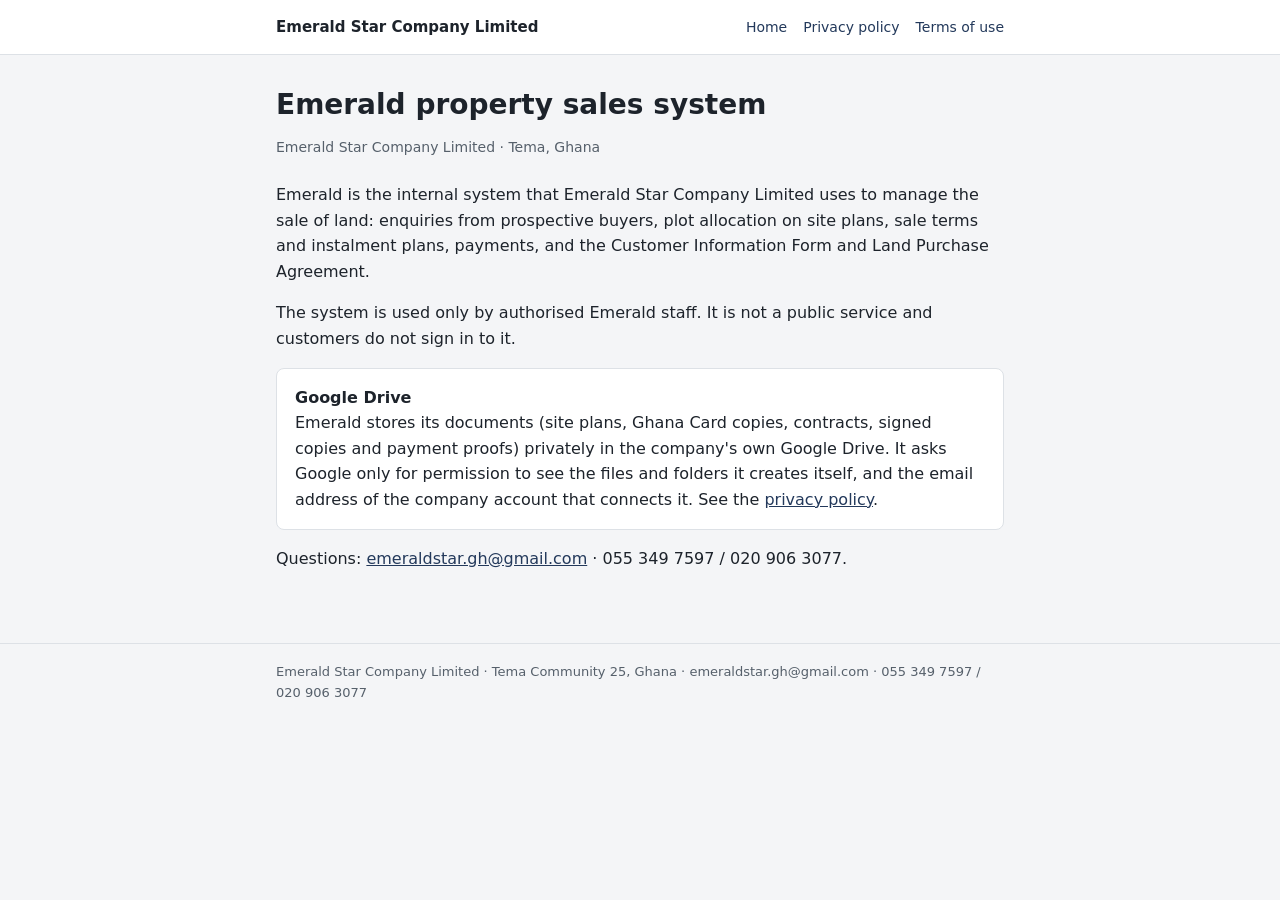
<file: index.html>
<!doctype html><html lang="en"><head><meta charset="utf-8"><meta name="viewport" content="width=device-width,initial-scale=1">
<title>Emerald – Property Sales System</title><meta name="description" content="The internal property sales system of Emerald Star Company Limited."><link rel="stylesheet" href="style.css"></head><body>
<header><div class="wrap"><b>Emerald Star Company Limited</b><nav><a href="./">Home</a><a href="privacy.html">Privacy policy</a><a href="terms.html">Terms of use</a></nav></div></header><main><div class="wrap">
<h1>Emerald property sales system</h1>
<p class="meta">Emerald Star Company Limited · Tema, Ghana</p>
<p>Emerald is the internal system that Emerald Star Company Limited uses to manage the sale of land: enquiries from prospective buyers, plot allocation on site plans, sale terms and instalment plans, payments, and the Customer Information Form and Land Purchase Agreement.</p>
<p>The system is used only by authorised Emerald staff. It is not a public service and customers do not sign in to it.</p>
<div class="card">
<b>Google Drive</b><br>
Emerald stores its documents (site plans, Ghana Card copies, contracts, signed copies and payment proofs) privately in the company's own Google Drive. It asks Google only for permission to see the files and folders it creates itself, and the email address of the company account that connects it. See the <a href="privacy.html">privacy policy</a>.
</div>
<p>Questions: <a href="mailto:emeraldstar.gh@gmail.com">emeraldstar.gh@gmail.com</a> · 055 349 7597 / 020 906 3077.</p>
</div></main><footer><div class="wrap">Emerald Star Company Limited · Tema Community 25, Ghana · emeraldstar.gh@gmail.com · 055 349 7597 / 020 906 3077</div></footer></body></html>
</file>
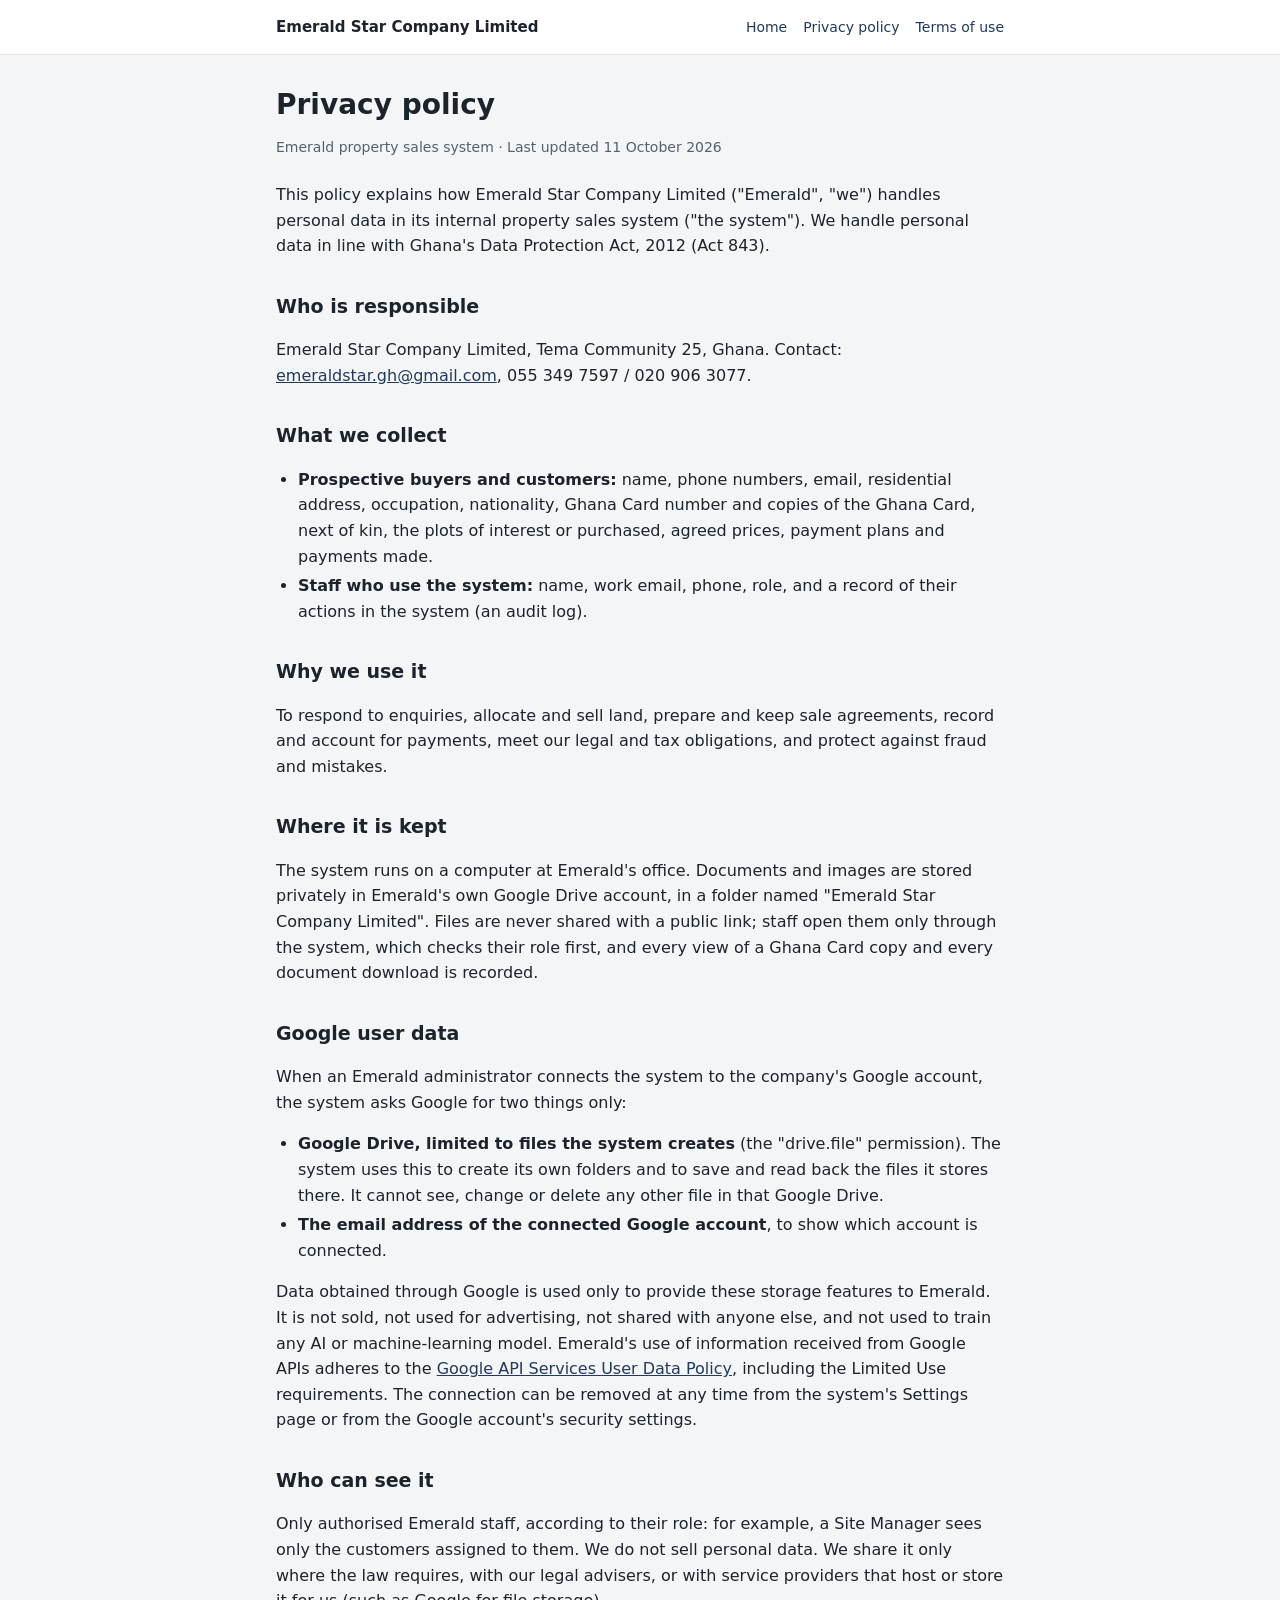
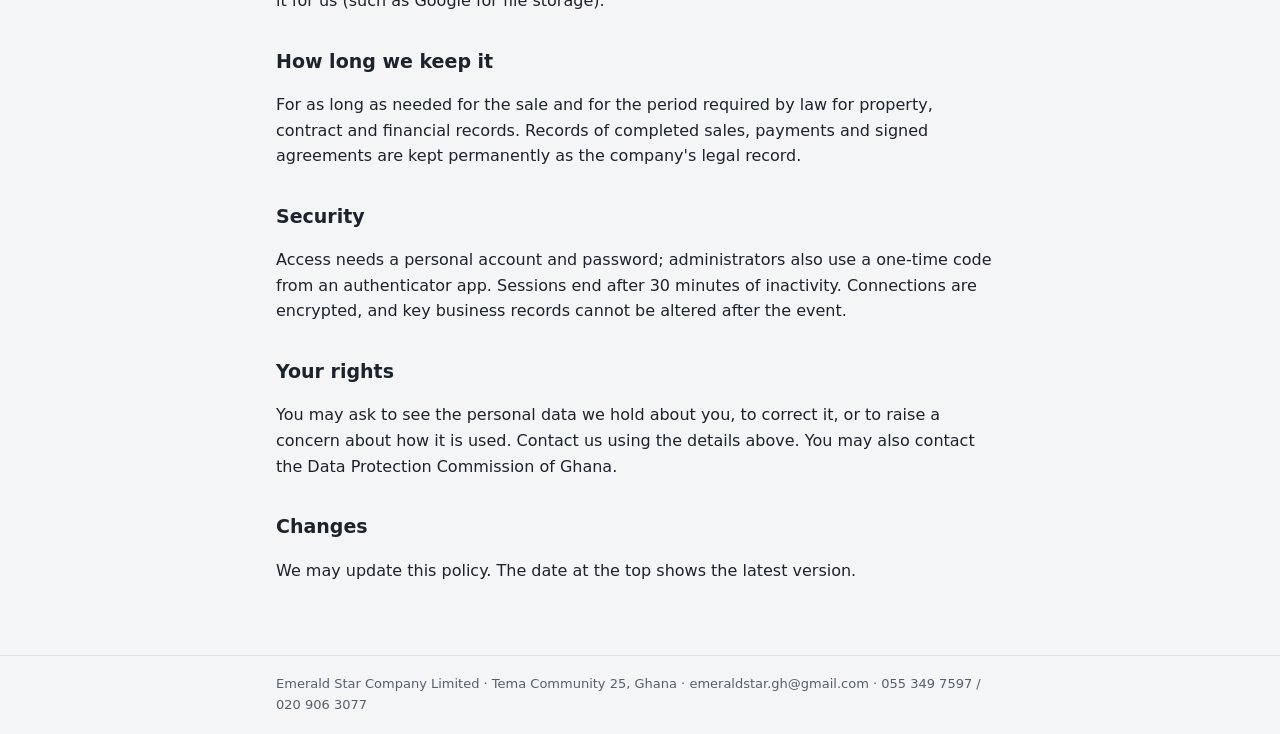
<file: privacy.html>
<!doctype html><html lang="en"><head><meta charset="utf-8"><meta name="viewport" content="width=device-width,initial-scale=1">
<title>Privacy Policy – Emerald</title><meta name="description" content="How Emerald Star Company Limited handles personal data in its property sales system."><link rel="stylesheet" href="style.css"></head><body>
<header><div class="wrap"><b>Emerald Star Company Limited</b><nav><a href="./">Home</a><a href="privacy.html">Privacy policy</a><a href="terms.html">Terms of use</a></nav></div></header><main><div class="wrap">
<h1>Privacy policy</h1>
<p class="meta">Emerald property sales system · Last updated 11 October 2026</p>
<p>This policy explains how Emerald Star Company Limited ("Emerald", "we") handles personal data in its internal property sales system ("the system"). We handle personal data in line with Ghana's Data Protection Act, 2012 (Act 843).</p>

<h2>Who is responsible</h2>
<p>Emerald Star Company Limited, Tema Community 25, Ghana. Contact: <a href="mailto:emeraldstar.gh@gmail.com">emeraldstar.gh@gmail.com</a>, 055 349 7597 / 020 906 3077.</p>

<h2>What we collect</h2>
<ul>
<li><b>Prospective buyers and customers:</b> name, phone numbers, email, residential address, occupation, nationality, Ghana Card number and copies of the Ghana Card, next of kin, the plots of interest or purchased, agreed prices, payment plans and payments made.</li>
<li><b>Staff who use the system:</b> name, work email, phone, role, and a record of their actions in the system (an audit log).</li>
</ul>

<h2>Why we use it</h2>
<p>To respond to enquiries, allocate and sell land, prepare and keep sale agreements, record and account for payments, meet our legal and tax obligations, and protect against fraud and mistakes.</p>

<h2>Where it is kept</h2>
<p>The system runs on a computer at Emerald's office. Documents and images are stored privately in Emerald's own Google Drive account, in a folder named "Emerald Star Company Limited". Files are never shared with a public link; staff open them only through the system, which checks their role first, and every view of a Ghana Card copy and every document download is recorded.</p>

<h2>Google user data</h2>
<p>When an Emerald administrator connects the system to the company's Google account, the system asks Google for two things only:</p>
<ul>
<li><b>Google Drive, limited to files the system creates</b> (the "drive.file" permission). The system uses this to create its own folders and to save and read back the files it stores there. It cannot see, change or delete any other file in that Google Drive.</li>
<li><b>The email address of the connected Google account</b>, to show which account is connected.</li>
</ul>
<p>Data obtained through Google is used only to provide these storage features to Emerald. It is not sold, not used for advertising, not shared with anyone else, and not used to train any AI or machine-learning model. Emerald's use of information received from Google APIs adheres to the <a href="https://developers.google.com/terms/api-services-user-data-policy">Google API Services User Data Policy</a>, including the Limited Use requirements. The connection can be removed at any time from the system's Settings page or from the Google account's security settings.</p>

<h2>Who can see it</h2>
<p>Only authorised Emerald staff, according to their role: for example, a Site Manager sees only the customers assigned to them. We do not sell personal data. We share it only where the law requires, with our legal advisers, or with service providers that host or store it for us (such as Google for file storage).</p>

<h2>How long we keep it</h2>
<p>For as long as needed for the sale and for the period required by law for property, contract and financial records. Records of completed sales, payments and signed agreements are kept permanently as the company's legal record.</p>

<h2>Security</h2>
<p>Access needs a personal account and password; administrators also use a one-time code from an authenticator app. Sessions end after 30 minutes of inactivity. Connections are encrypted, and key business records cannot be altered after the event.</p>

<h2>Your rights</h2>
<p>You may ask to see the personal data we hold about you, to correct it, or to raise a concern about how it is used. Contact us using the details above. You may also contact the Data Protection Commission of Ghana.</p>

<h2>Changes</h2>
<p>We may update this policy. The date at the top shows the latest version.</p>
</div></main><footer><div class="wrap">Emerald Star Company Limited · Tema Community 25, Ghana · emeraldstar.gh@gmail.com · 055 349 7597 / 020 906 3077</div></footer></body></html>
</file>
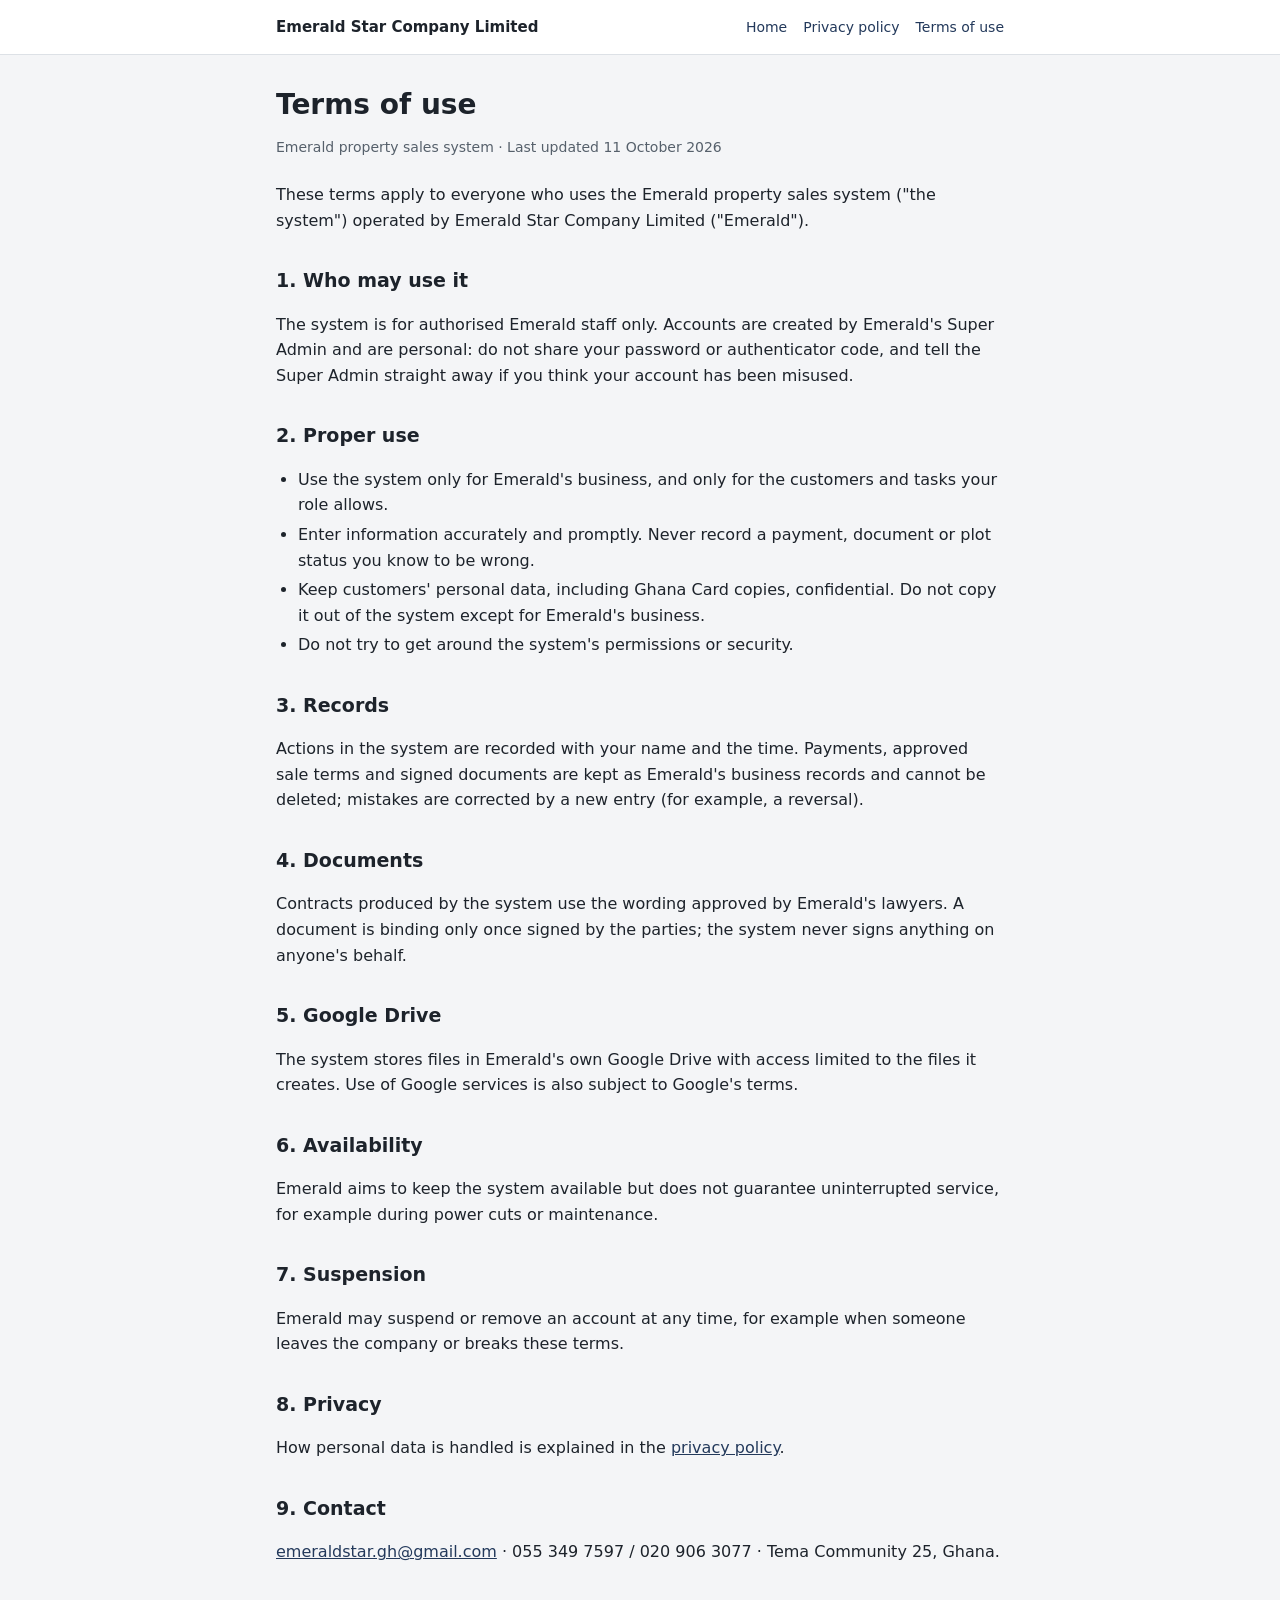
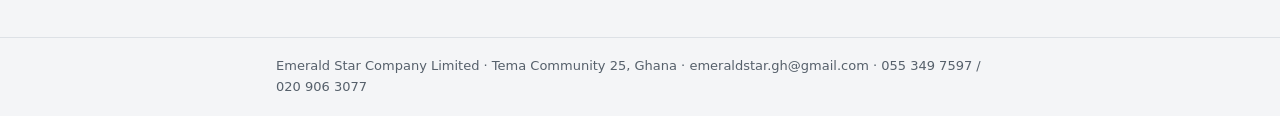
<file: terms.html>
<!doctype html><html lang="en"><head><meta charset="utf-8"><meta name="viewport" content="width=device-width,initial-scale=1">
<title>Terms of Use – Emerald</title><meta name="description" content="Terms for using the Emerald property sales system."><link rel="stylesheet" href="style.css"></head><body>
<header><div class="wrap"><b>Emerald Star Company Limited</b><nav><a href="./">Home</a><a href="privacy.html">Privacy policy</a><a href="terms.html">Terms of use</a></nav></div></header><main><div class="wrap">
<h1>Terms of use</h1>
<p class="meta">Emerald property sales system · Last updated 11 October 2026</p>
<p>These terms apply to everyone who uses the Emerald property sales system ("the system") operated by Emerald Star Company Limited ("Emerald").</p>

<h2>1. Who may use it</h2>
<p>The system is for authorised Emerald staff only. Accounts are created by Emerald's Super Admin and are personal: do not share your password or authenticator code, and tell the Super Admin straight away if you think your account has been misused.</p>

<h2>2. Proper use</h2>
<ul>
<li>Use the system only for Emerald's business, and only for the customers and tasks your role allows.</li>
<li>Enter information accurately and promptly. Never record a payment, document or plot status you know to be wrong.</li>
<li>Keep customers' personal data, including Ghana Card copies, confidential. Do not copy it out of the system except for Emerald's business.</li>
<li>Do not try to get around the system's permissions or security.</li>
</ul>

<h2>3. Records</h2>
<p>Actions in the system are recorded with your name and the time. Payments, approved sale terms and signed documents are kept as Emerald's business records and cannot be deleted; mistakes are corrected by a new entry (for example, a reversal).</p>

<h2>4. Documents</h2>
<p>Contracts produced by the system use the wording approved by Emerald's lawyers. A document is binding only once signed by the parties; the system never signs anything on anyone's behalf.</p>

<h2>5. Google Drive</h2>
<p>The system stores files in Emerald's own Google Drive with access limited to the files it creates. Use of Google services is also subject to Google's terms.</p>

<h2>6. Availability</h2>
<p>Emerald aims to keep the system available but does not guarantee uninterrupted service, for example during power cuts or maintenance.</p>

<h2>7. Suspension</h2>
<p>Emerald may suspend or remove an account at any time, for example when someone leaves the company or breaks these terms.</p>

<h2>8. Privacy</h2>
<p>How personal data is handled is explained in the <a href="privacy.html">privacy policy</a>.</p>

<h2>9. Contact</h2>
<p><a href="mailto:emeraldstar.gh@gmail.com">emeraldstar.gh@gmail.com</a> · 055 349 7597 / 020 906 3077 · Tema Community 25, Ghana.</p>
</div></main><footer><div class="wrap">Emerald Star Company Limited · Tema Community 25, Ghana · emeraldstar.gh@gmail.com · 055 349 7597 / 020 906 3077</div></footer></body></html>
</file>
<file: style.css>
:root{--ink:#1d232b;--muted:#56606b;--line:#dde1e6;--brand:#23395b;--bg:#f4f5f7;--card:#fff}
@media (prefers-color-scheme:dark){:root{--ink:#e6e9ee;--muted:#a3adb9;--line:#2c3540;--brand:#9db8e0;--bg:#12161c;--card:#1a2028}}
*{box-sizing:border-box}html,body{margin:0}
body{font-family:system-ui,-apple-system,"Segoe UI",sans-serif;color:var(--ink);background:var(--bg);line-height:1.6;font-size:16px}
header{border-bottom:1px solid var(--line);background:var(--card)}
.wrap{max-width:760px;margin:0 auto;padding:0 16px}
header .wrap{display:flex;flex-wrap:wrap;gap:12px;align-items:center;justify-content:space-between;padding-top:14px;padding-bottom:14px}
header b{font-size:15px}nav a{margin-left:16px;color:var(--brand);text-decoration:none;font-size:14px}nav a:first-child{margin-left:0}
main{padding:32px 0 56px}h1{font-size:28px;margin:0 0 6px;line-height:1.25}h2{font-size:19px;margin:32px 0 8px}
.meta{color:var(--muted);font-size:14px;margin-bottom:24px}a{color:var(--brand)}
ul{padding-left:22px}li{margin:4px 0}
.card{background:var(--card);border:1px solid var(--line);border-radius:8px;padding:16px 18px;margin:16px 0}
footer{border-top:1px solid var(--line);color:var(--muted);font-size:13px;padding:18px 0}
</file>
